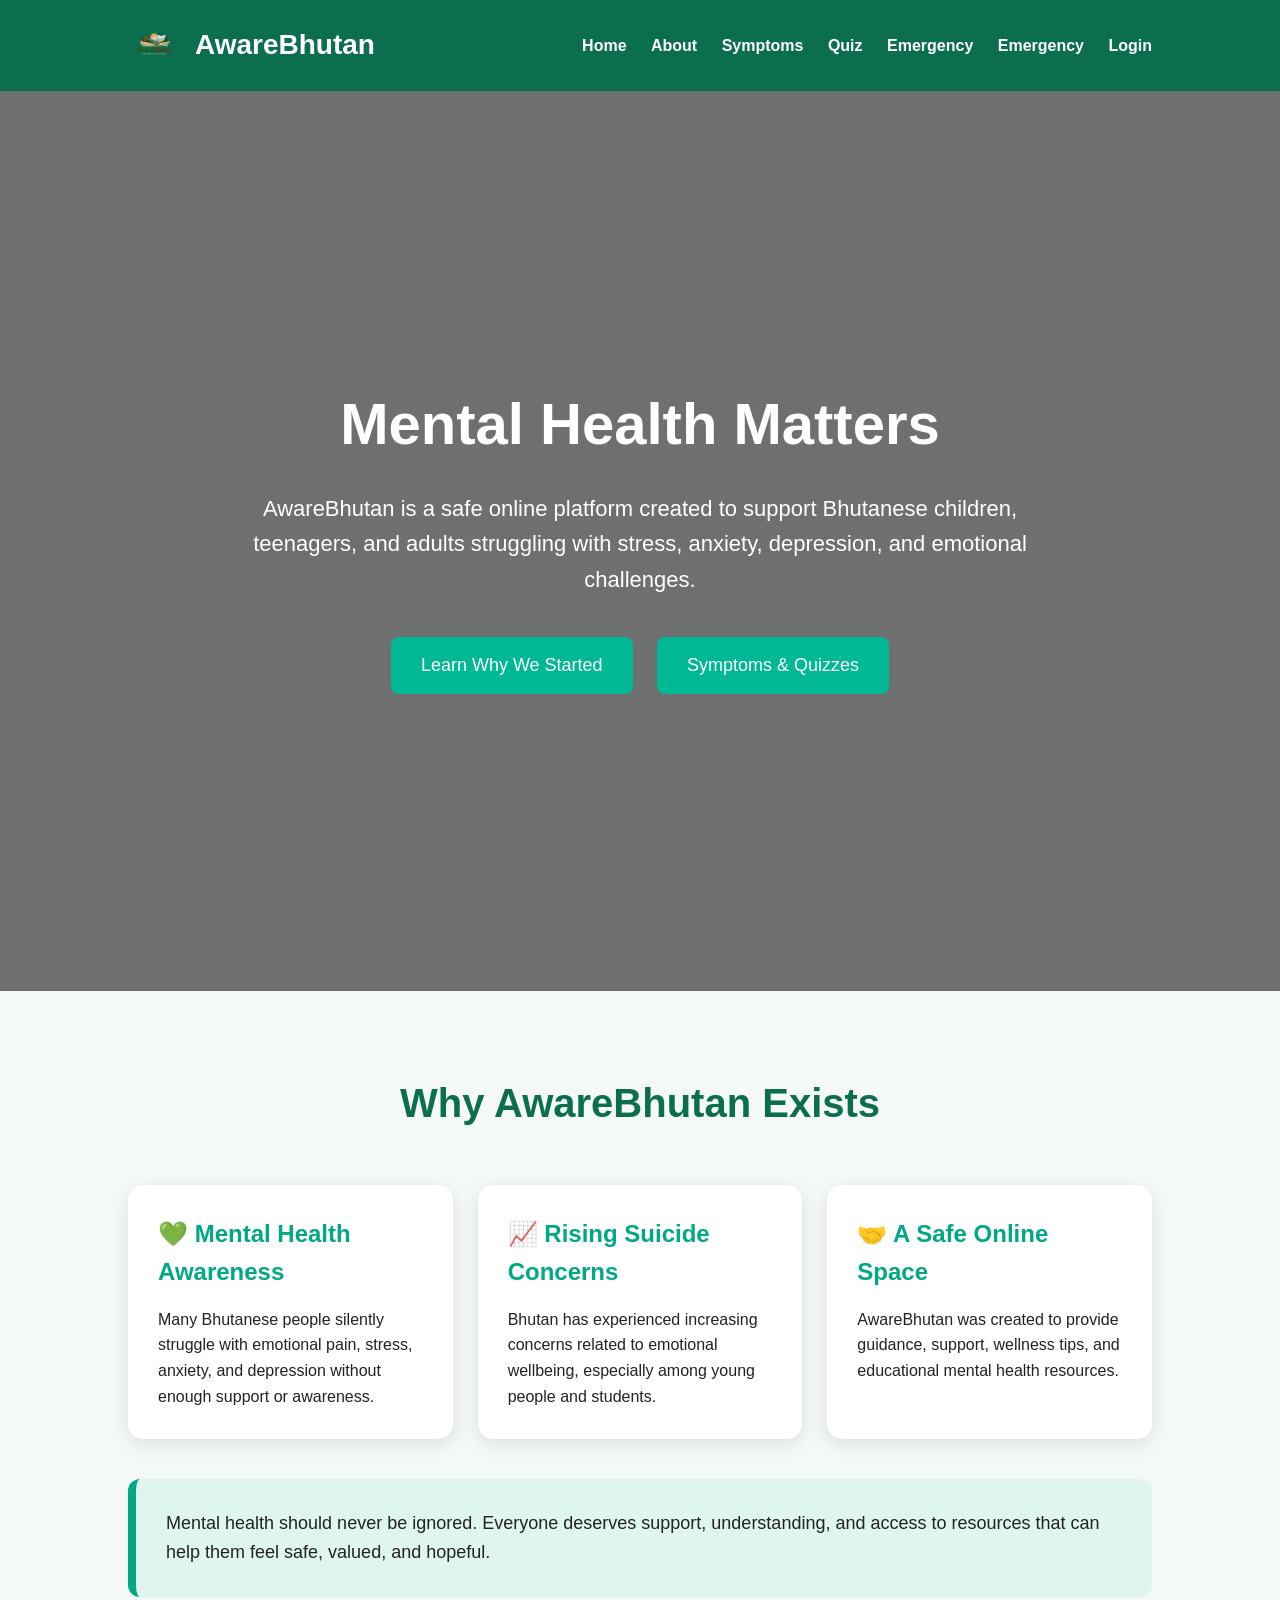
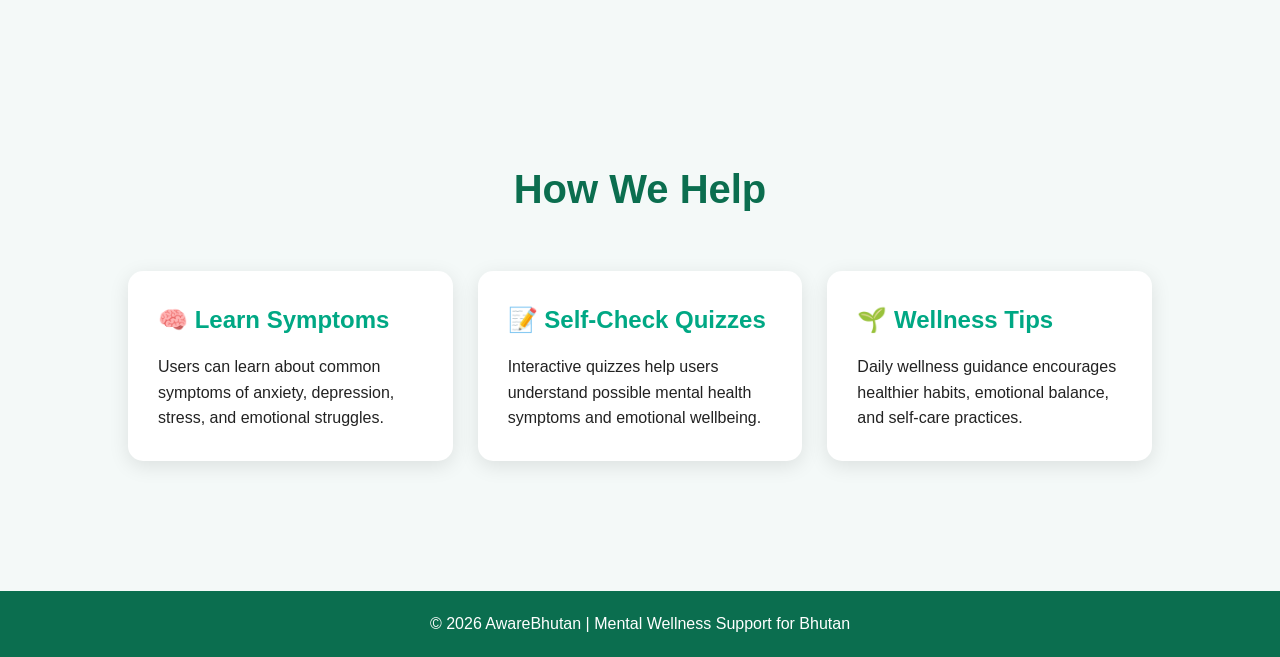
<file: index.html>
<!DOCTYPE html>
<html lang="en">

<head>

  <meta charset="UTF-8">

  <meta name="viewport"
        content="width=device-width, initial-scale=1.0">

  <title>AwareBhutan</title>

  <!-- FAVICON -->

  <link rel="shortcut icon"
        href="image/awarebhutan-logo.png"
        type="image/png">

  <style>

    *{
      margin:0;
      padding:0;
      box-sizing:border-box;
      font-family: Arial, sans-serif;
      scroll-behavior:smooth;
    }

    body{
      background:#f4f9f8;
      color:#222;
      line-height:1.6;
    }

    /* HEADER */

    header{
      background:#0b6e4f;
      color:white;
      padding:18px 10%;
      display:flex;
      justify-content:space-between;
      align-items:center;
      position:sticky;
      top:0;
      z-index:1000;
    }

    /* LOGO */

    .logo-container{
      display:flex;
      align-items:center;
      gap:12px;
    }

    .logo{
      width:55px;
      height:55px;
      border-radius:50%;
      object-fit:cover;
    }

    .logo-text{
      font-size:28px;
      font-weight:bold;
      color:white;
    }

    /* NAVIGATION */

    nav a{
      color:white;
      text-decoration:none;
      margin-left:20px;
      font-weight:bold;
      transition:0.3s;
    }

    nav a:hover{
      color:#90ffd9;
    }

    /* HERO SECTION */

    .hero{
      height:100vh;

      background:
      linear-gradient(rgba(0,0,0,0.55), rgba(0,0,0,0.55)),
      url('https://images.unsplash.com/photo-1493836512294-502baa1986e2?q=80&w=1400')
      center/cover;

      display:flex;
      justify-content:center;
      align-items:center;
      text-align:center;

      color:white;
      padding:20px;
    }

    .hero-content{
      max-width:850px;
    }

    .hero h1{
      font-size:58px;
      margin-bottom:20px;
    }

    .hero p{
      font-size:22px;
      margin-bottom:30px;
    }

    /* BUTTON */

    .btn{
      display:inline-block;
      background:#00b894;
      color:white;
      padding:14px 30px;
      border-radius:8px;
      text-decoration:none;
      margin:10px;
      font-size:18px;
      transition:0.3s;
    }

    .btn:hover{
      background:#019875;
      transform:scale(1.05);
    }

    /* SECTION */

    section{
      padding:80px 10%;
    }

    .section-title{
      text-align:center;
      font-size:40px;
      margin-bottom:50px;
      color:#0b6e4f;
    }

    /* CARDS */

    .cards{
      display:grid;
      grid-template-columns:repeat(auto-fit,minmax(260px,1fr));
      gap:25px;
    }

    .card{
      background:white;
      padding:30px;
      border-radius:15px;
      box-shadow:0 5px 20px rgba(0,0,0,0.1);
      transition:0.3s;
    }

    .card:hover{
      transform:translateY(-8px);
    }

    .card h3{
      color:#00a884;
      margin-bottom:15px;
      font-size:24px;
    }

    /* MESSAGE SECTION */

    .message{
      background:#dff6ef;
      border-left:8px solid #00a884;
      padding:30px;
      border-radius:12px;
      margin-top:40px;
      font-size:18px;
    }

    /* FOOTER */

    footer{
      background:#0b6e4f;
      color:white;
      text-align:center;
      padding:20px;
      margin-top:50px;
    }

    /* MOBILE */

    @media(max-width:768px){

      header{
        flex-direction:column;
        text-align:center;
      }

      nav{
        margin-top:10px;
      }

      .hero h1{
        font-size:40px;
      }

      .hero p{
        font-size:18px;
      }

      .logo{
        width:50px;
        height:50px;
      }

      .logo-text{
        font-size:22px;
      }
    }

  </style>

</head>

<body>

  <!-- HEADER -->

  <header>

    <div class="logo-container">

      <img src="image/awarebhutan-logo.png"
           alt="AwareBhutan Logo"
           class="logo">

      <span class="logo-text">

        AwareBhutan

      </span>

    </div>

    <nav>

      <a href="index.html">Home</a>

      <a href="about.html">About</a>

      <a href="symptoms.html">Symptoms</a>

      <a href="quiz.html">Quiz</a>

      <a href="emergancy.html">Emergency</a>

      <!-- REDIRECTED EMERGENCY PAGE -->

      <a href="emergancy.html">Emergency</a>

      <a href="login.html">Login</a>

    </nav>

  </header>

  <!-- HERO -->

  <section class="hero">

    <div class="hero-content">

      <h1>Mental Health Matters</h1>

      <p>
        AwareBhutan is a safe online platform created to support
        Bhutanese children, teenagers, and adults struggling with
        stress, anxiety, depression, and emotional challenges.
      </p>

      <a href="about.html"
         class="btn">

         Learn Why We Started

      </a>

      <a href="symptoms.html"
         class="btn">

         Symptoms & Quizzes

      </a>

    </div>

  </section>

  <!-- WHY SECTION -->

  <section>

    <h2 class="section-title">

      Why AwareBhutan Exists

    </h2>

    <div class="cards">

      <div class="card">

        <h3>💚 Mental Health Awareness</h3>

        <p>
          Many Bhutanese people silently struggle with emotional pain,
          stress, anxiety, and depression without enough support or awareness.
        </p>

      </div>

      <div class="card">

        <h3>📈 Rising Suicide Concerns</h3>

        <p>
          Bhutan has experienced increasing concerns related to emotional wellbeing,
          especially among young people and students.
        </p>

      </div>

      <div class="card">

        <h3>🤝 A Safe Online Space</h3>

        <p>
          AwareBhutan was created to provide guidance,
          support, wellness tips, and educational mental health resources.
        </p>

      </div>

    </div>

    <div class="message">

      Mental health should never be ignored.
      Everyone deserves support, understanding,
      and access to resources that can help them feel safe,
      valued, and hopeful.

    </div>

  </section>

  <!-- SUPPORT SECTION -->

  <section>

    <h2 class="section-title">

      How We Help

    </h2>

    <div class="cards">

      <div class="card">

        <h3>🧠 Learn Symptoms</h3>

        <p>
          Users can learn about common symptoms of anxiety,
          depression, stress, and emotional struggles.
        </p>

      </div>

      <div class="card">

        <h3>📝 Self-Check Quizzes</h3>

        <p>
          Interactive quizzes help users understand possible
          mental health symptoms and emotional wellbeing.
        </p>

      </div>

      <div class="card">

        <h3>🌱 Wellness Tips</h3>

        <p>
          Daily wellness guidance encourages healthier habits,
          emotional balance, and self-care practices.
        </p>

      </div>

    </div>

  </section>

  <!-- FOOTER -->

  <footer>

    <p>

      © 2026 AwareBhutan | Mental Wellness Support for Bhutan

    </p>

  </footer>

</body>

</html>
</file>
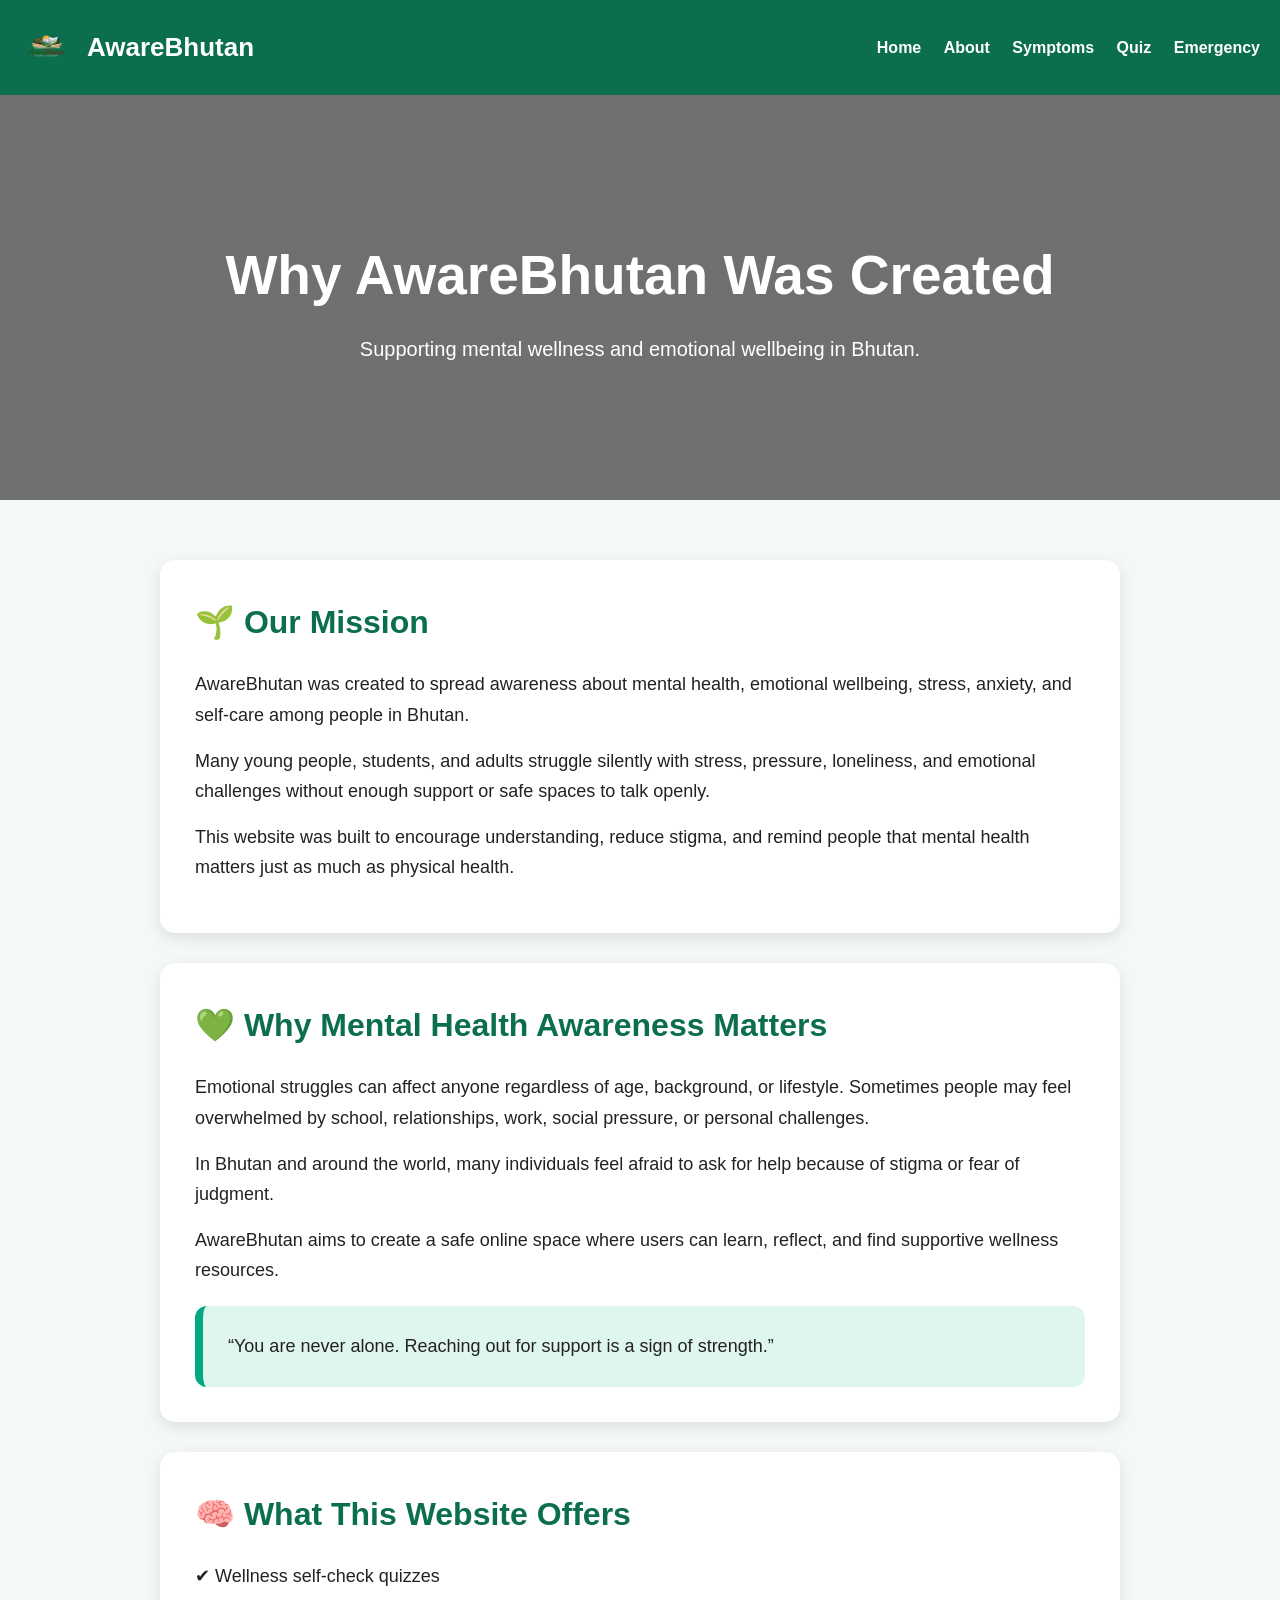
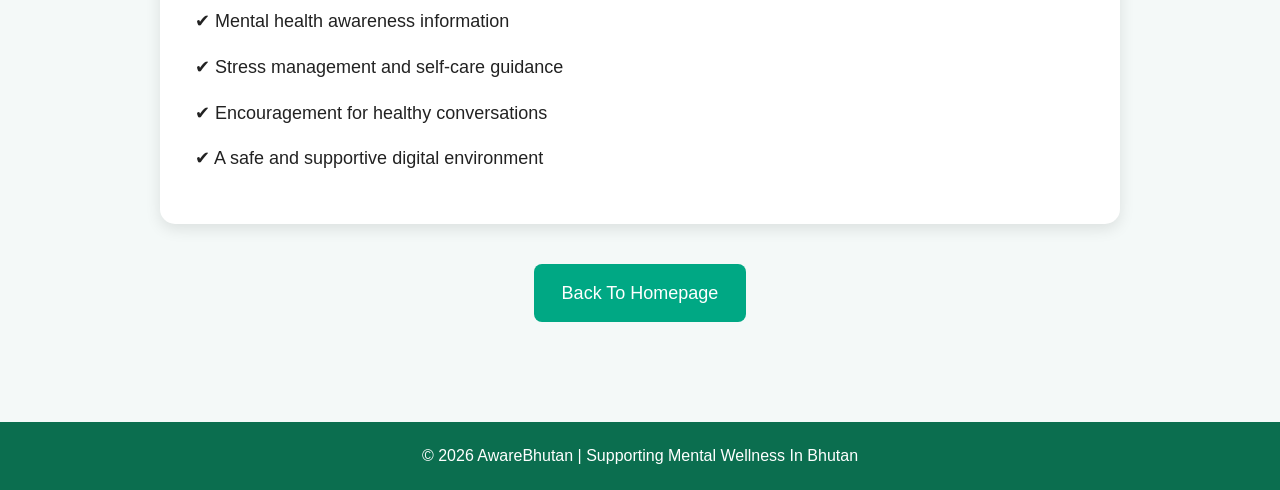
<file: about.html>
<!DOCTYPE html>
<html lang="en">

<head>

  <meta charset="UTF-8">

  <meta name="viewport"
        content="width=device-width, initial-scale=1.0">

  <title>About | AwareBhutan</title>

  <!-- FAVICON -->

  <link rel="shortcut icon"
        href="image/awarebhutan-logo.png"
        type="image/png">

  <style>

    *{
      margin:0;
      padding:0;
      box-sizing:border-box;
      font-family:Arial, sans-serif;
    }

    body{
      background:#f4f9f8;
      color:#222;
      line-height:1.7;
    }

    /* HEADER */

    header{
      background:#0b6e4f;
      color:white;

      padding:20px;

      display:flex;
      justify-content:space-between;
      align-items:center;
    }

    /* LOGO */

    .logo-container{
      display:flex;
      align-items:center;
      gap:12px;
    }

    .logo{
      width:55px;
      height:55px;
      border-radius:50%;
      object-fit:cover;
    }

    .logo-text{
      font-size:26px;
      font-weight:bold;
      color:white;
    }

    /* NAVIGATION */

    nav a{
      color:white;
      text-decoration:none;
      margin-left:18px;
      font-weight:bold;
      transition:0.3s;
    }

    nav a:hover{
      color:#90ffd9;
    }

    /* HERO */

    .hero{
      background:
      linear-gradient(rgba(0,0,0,0.55), rgba(0,0,0,0.55)),
      url('https://images.unsplash.com/photo-1506744038136-46273834b3fb?q=80&w=1400')
      center/cover;

      height:45vh;

      display:flex;
      justify-content:center;
      align-items:center;

      text-align:center;

      color:white;

      padding:20px;
    }

    .hero h1{
      font-size:55px;
      margin-bottom:10px;
    }

    .hero p{
      font-size:20px;
    }

    /* MAIN CONTENT */

    .container{
      max-width:1000px;
      margin:auto;
      padding:60px 20px;
    }

    .section{
      background:white;
      padding:35px;
      margin-bottom:30px;
      border-radius:15px;
      box-shadow:0 5px 15px rgba(0,0,0,0.1);
    }

    .section h2{
      color:#0b6e4f;
      margin-bottom:20px;
      font-size:32px;
    }

    .section p{
      margin-bottom:15px;
      font-size:18px;
    }

    /* MESSAGE BOX */

    .quote-box{
      background:#dff6ef;
      border-left:8px solid #00a884;
      padding:25px;
      border-radius:12px;
      margin-top:20px;
      font-size:18px;
    }

    /* BUTTON */

    .btn-area{
      text-align:center;
      margin-top:40px;
    }

    .btn{
      display:inline-block;
      background:#00a884;
      color:white;
      text-decoration:none;

      padding:14px 28px;

      border-radius:8px;

      font-size:18px;

      transition:0.3s;
    }

    .btn:hover{
      background:#008f72;
      transform:scale(1.05);
    }

    /* FOOTER */

    footer{
      background:#0b6e4f;
      color:white;
      text-align:center;
      padding:20px;
      margin-top:40px;
    }

    /* MOBILE */

    @media(max-width:768px){

      header{
        flex-direction:column;
        text-align:center;
      }

      nav{
        margin-top:10px;
      }

      .hero h1{
        font-size:38px;
      }

      .hero p{
        font-size:18px;
      }

      .section h2{
        font-size:26px;
      }
    }

  </style>

</head>

<body>

  <!-- HEADER -->

  <header>

    <div class="logo-container">

      <img src="image/awarebhutan-logo.png"
           alt="AwareBhutan Logo"
           class="logo">

      <span class="logo-text">

        AwareBhutan

      </span>

    </div>

    <nav>

     <a href="index.html">Home</a>

      <a href="about.html">About</a>

      <a href="symptoms.html">Symptoms</a>

      <a href="quiz.html">Quiz</a>

      <a href="emergancy.html">Emergency</a>

    </nav>

  </header>

  <!-- HERO -->

  <section class="hero">

    <div>

      <h1>Why AwareBhutan Was Created</h1>

      <p>
        Supporting mental wellness and emotional wellbeing in Bhutan.
      </p>

    </div>

  </section>

  <!-- MAIN CONTENT -->

  <div class="container">

    <!-- SECTION 1 -->

    <div class="section">

      <h2>🌱 Our Mission</h2>

      <p>

        AwareBhutan was created to spread awareness about mental health,
        emotional wellbeing, stress, anxiety, and self-care among people in Bhutan.

      </p>

      <p>

        Many young people, students, and adults struggle silently with stress,
        pressure, loneliness, and emotional challenges without enough support
        or safe spaces to talk openly.

      </p>

      <p>

        This website was built to encourage understanding, reduce stigma,
        and remind people that mental health matters just as much as physical health.

      </p>

    </div>

    <!-- SECTION 2 -->

    <div class="section">

      <h2>💚 Why Mental Health Awareness Matters</h2>

      <p>

        Emotional struggles can affect anyone regardless of age, background,
        or lifestyle. Sometimes people may feel overwhelmed by school,
        relationships, work, social pressure, or personal challenges.

      </p>

      <p>

        In Bhutan and around the world, many individuals feel afraid to ask for help
        because of stigma or fear of judgment.

      </p>

      <p>

        AwareBhutan aims to create a safe online space where users can learn,
        reflect, and find supportive wellness resources.

      </p>

      <div class="quote-box">

        “You are never alone. Reaching out for support is a sign of strength.”

      </div>

    </div>

    <!-- SECTION 3 -->

    <div class="section">

      <h2>🧠 What This Website Offers</h2>

      <p>

        ✔ Wellness self-check quizzes

      </p>

      <p>

        ✔ Mental health awareness information

      </p>

      <p>

        ✔ Stress management and self-care guidance

      </p>

      <p>

        ✔ Encouragement for healthy conversations

      </p>

      <p>

        ✔ A safe and supportive digital environment

      </p>

    </div>

    <!-- BUTTON -->

    <div class="btn-area">

      <a href="index.html" class="btn">

        Back To Homepage

      </a>

    </div>

  </div>

  <!-- FOOTER -->

  <footer>

    <p>

      © 2026 AwareBhutan | Supporting Mental Wellness In Bhutan

    </p>

  </footer>

</body>

</html>
</file>
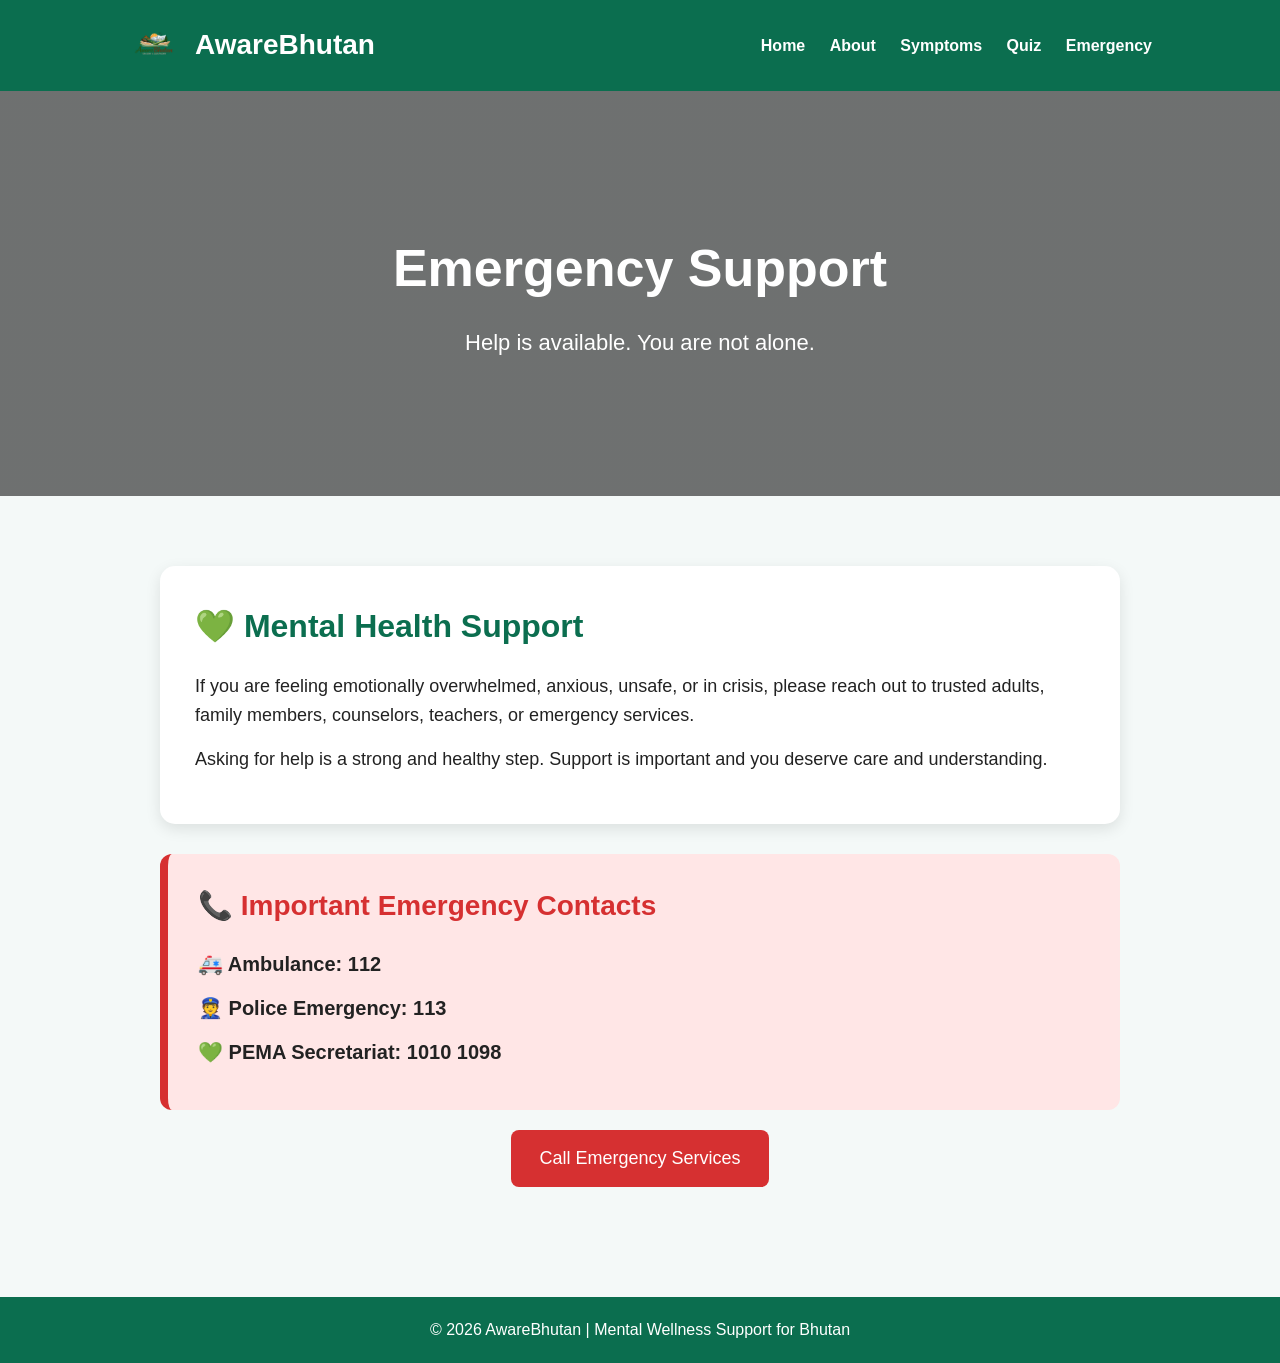
<file: emergancy.html>
<!DOCTYPE html>
<html lang="en">

<head>

  <meta charset="UTF-8">

  <meta name="viewport"
        content="width=device-width, initial-scale=1.0">

  <title>Emergency Support | AwareBhutan</title>

  <!-- FAVICON -->

  <link rel="shortcut icon"
        href="image/awarebhutan-logo.png"
        type="image/png">

  <style>

    *{
      margin:0;
      padding:0;
      box-sizing:border-box;
      font-family:Arial, sans-serif;
    }

    body{
      background:#f4f9f8;
      color:#222;
      line-height:1.6;
    }

    /* HEADER */

    header{
      background:#0b6e4f;
      color:white;

      padding:18px 10%;

      display:flex;
      justify-content:space-between;
      align-items:center;
    }

    /* LOGO */

    .logo-container{
      display:flex;
      align-items:center;
      gap:12px;
    }

    .logo{
      width:55px;
      height:55px;
      border-radius:50%;
      object-fit:cover;
    }

    .logo-text{
      font-size:28px;
      font-weight:bold;
      color:white;
    }

    /* NAVIGATION */

    nav a{
      color:white;
      text-decoration:none;
      margin-left:20px;
      font-weight:bold;
      transition:0.3s;
    }

    nav a:hover{
      color:#90ffd9;
    }

    /* HERO */

    .hero{
      height:45vh;

      background:
      linear-gradient(rgba(0,0,0,0.55), rgba(0,0,0,0.55)),
      url('https://images.unsplash.com/photo-1516302752625-fcc3c50ae61f?q=80&w=1400')
      center/cover;

      display:flex;
      justify-content:center;
      align-items:center;

      text-align:center;

      color:white;

      padding:20px;
    }

    .hero h1{
      font-size:52px;
      margin-bottom:15px;
    }

    .hero p{
      font-size:22px;
    }

    /* MAIN */

    .container{
      max-width:1000px;
      margin:auto;
      padding:70px 20px;
    }

    /* BOX */

    .support-box{
      background:white;

      padding:35px;

      border-radius:15px;

      box-shadow:0 5px 15px rgba(0,0,0,0.1);

      margin-bottom:30px;
    }

    .support-box h2{
      color:#0b6e4f;
      margin-bottom:20px;
      font-size:32px;
    }

    .support-box p{
      font-size:18px;
      margin-bottom:15px;
    }

    /* EMERGENCY NUMBERS */

    .numbers{
      background:#ffe6e6;

      padding:30px;

      border-left:8px solid #d63031;

      border-radius:12px;

      margin-top:20px;
    }

    .numbers h3{
      color:#d63031;
      margin-bottom:20px;
      font-size:28px;
    }

    .numbers p{
      font-size:20px;
      font-weight:bold;
      margin-bottom:12px;
    }

    /* BUTTON */

    .btn{
      display:inline-block;

      background:#d63031;

      color:white;

      padding:14px 28px;

      border-radius:8px;

      text-decoration:none;

      margin-top:20px;

      font-size:18px;

      transition:0.3s;
    }

    .btn:hover{
      background:#b71c1c;
      transform:scale(1.05);
    }

    /* FOOTER */

    footer{
      background:#0b6e4f;
      color:white;
      text-align:center;
      padding:20px;
      margin-top:40px;
    }

    /* MOBILE */

    @media(max-width:768px){

      header{
        flex-direction:column;
        text-align:center;
      }

      nav{
        margin-top:10px;
      }

      .hero h1{
        font-size:38px;
      }

      .hero p{
        font-size:18px;
      }

      .logo{
        width:50px;
        height:50px;
      }

      .logo-text{
        font-size:22px;
      }
    }

  </style>

</head>

<body>

  <!-- HEADER -->

  <header>

    <div class="logo-container">

      <img src="image/awarebhutan-logo.png"
           alt="AwareBhutan Logo"
           class="logo">

      <span class="logo-text">

        AwareBhutan

      </span>

    </div>

    <nav>

      <a href="index.html">Home</a>

      <a href="about.html">About</a>

      <a href="symptoms.html">Symptoms</a>

      <a href="quiz.html">Quiz</a>

      <a href="emergancy.html">Emergency</a>

    </nav>

  </header>

  <!-- HERO -->

  <section class="hero">

    <div>

      <h1>Emergency Support</h1>

      <p>

        Help is available. You are not alone.

      </p>

    </div>

  </section>

  <!-- MAIN CONTENT -->

  <div class="container">

    <!-- SUPPORT BOX -->

    <div class="support-box">

      <h2>💚 Mental Health Support</h2>

      <p>

        If you are feeling emotionally overwhelmed,
        anxious, unsafe, or in crisis,
        please reach out to trusted adults,
        family members, counselors,
        teachers, or emergency services.

      </p>

      <p>

        Asking for help is a strong and healthy step.
        Support is important and you deserve care and understanding.

      </p>

    </div>

    <!-- EMERGENCY NUMBERS -->

    <div class="numbers">

      <h3>📞 Important Emergency Contacts</h3>

      <p>🚑 Ambulance: 112</p>

      <p>👮 Police Emergency: 113</p>

      <p>💚 PEMA Secretariat: 1010 1098</p>

    </div>

    <!-- BUTTON -->

    <div style="text-align:center;">

      <a href="tel:112"
         class="btn">

         Call Emergency Services

      </a>

    </div>

  </div>

  <!-- FOOTER -->

  <footer>

    <p>

      © 2026 AwareBhutan | Mental Wellness Support for Bhutan

    </p>

  </footer>

</body>

</html>
</file>
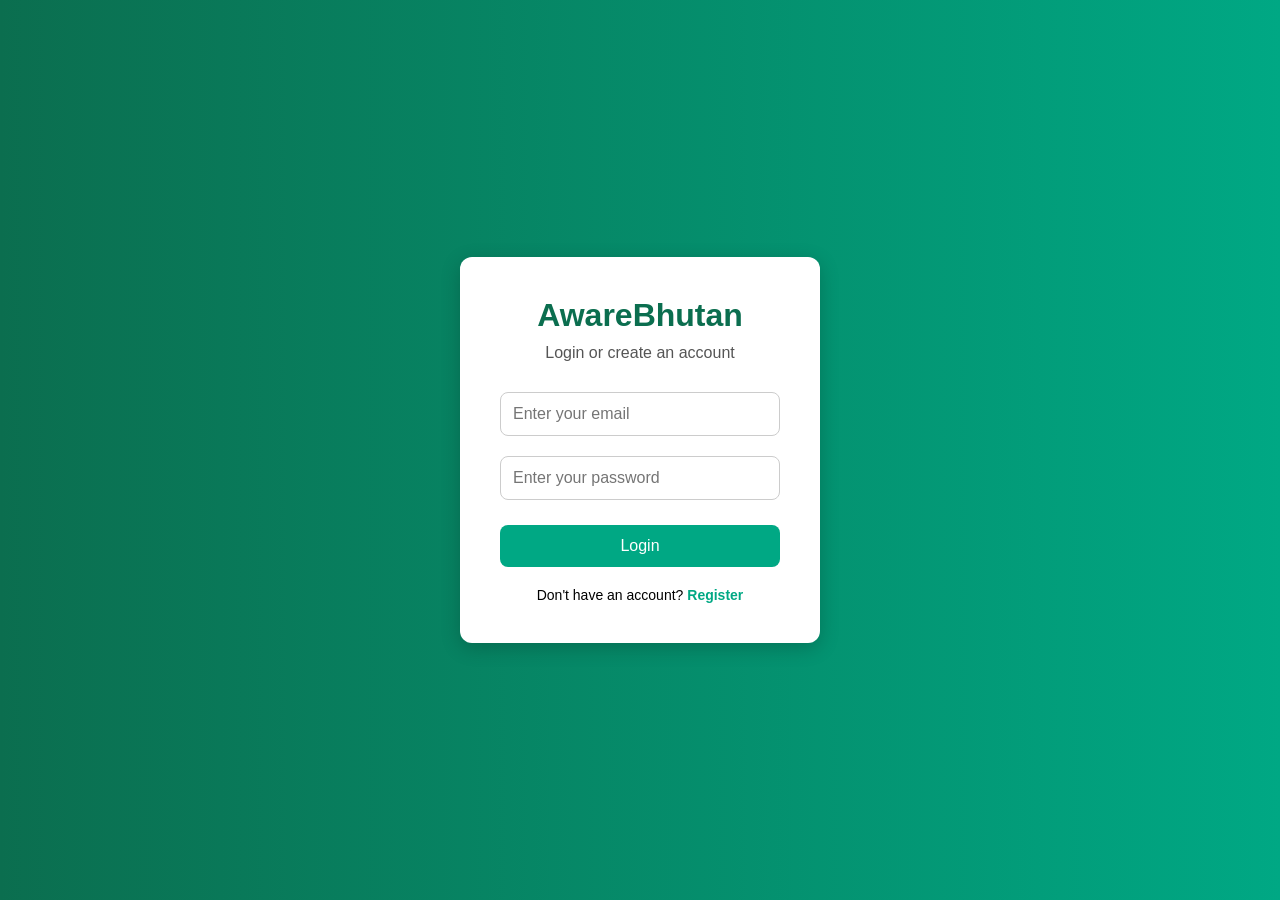
<file: login.html>
<!DOCTYPE html>
<html lang="en">
<head>
  <meta charset="UTF-8">
  <meta name="viewport" content="width=device-width, initial-scale=1.0">
  <title>AwareBhutan Login</title>

  <style>
    *{
      margin:0;
      padding:0;
      box-sizing:border-box;
      font-family: Arial, sans-serif;
    }

    body{
      height:100vh;
      display:flex;
      justify-content:center;
      align-items:center;
      background:linear-gradient(to right, #0b6e4f, #00a884);
    }

    .container{
      background:white;
      padding:40px;
      width:360px;
      border-radius:12px;
      box-shadow:0 5px 20px rgba(0,0,0,0.2);
      text-align:center;
    }

    h1{
      color:#0b6e4f;
      margin-bottom:10px;
    }

    p{
      color:#555;
      margin-bottom:20px;
    }

    input{
      width:100%;
      padding:12px;
      margin:10px 0;
      border:1px solid #ccc;
      border-radius:8px;
      font-size:16px;
    }

    button{
      width:100%;
      padding:12px;
      margin-top:15px;
      background:#00a884;
      color:white;
      border:none;
      border-radius:8px;
      font-size:16px;
      cursor:pointer;
      transition:0.3s;
    }

    button:hover{
      background:#008f72;
    }

    .register{
      margin-top:20px;
      font-size:14px;
    }

    .register a{
      color:#00a884;
      text-decoration:none;
      font-weight:bold;
    }

    .register a:hover{
      text-decoration:underline;
    }
  </style>
</head>

<body>

  <div class="container">

    <h1>AwareBhutan</h1>
    <p>Login or create an account</p>

    <form id="loginForm">
      <input type="email" id="email" placeholder="Enter your email" required>

      <input type="password" id="password" placeholder="Enter your password" required>

      <button type="submit">Login</button>
    </form>

    <div class="register">
      Don't have an account?
      <a href="#" onclick="registerUser()">Register</a>
    </div>

  </div>

  <script>
    // LOGIN FUNCTION
    document.getElementById("loginForm").addEventListener("submit", function(event){
      event.preventDefault();

      let email = document.getElementById("email").value;
      let password = document.getElementById("password").value;

      // Check if account exists
      let savedEmail = localStorage.getItem("userEmail");
      let savedPassword = localStorage.getItem("userPassword");

      if(email === savedEmail && password === savedPassword){
        alert("Login successful! Welcome to AwareBhutan.");
        
        // Redirect to homepage
        window.location.href = "index.html";

      } else {
        alert("You have not registered yet. Please create an account first.");
      }
    });

    // REGISTER FUNCTION
    function registerUser(){

      let newEmail = prompt("Enter your email to register:");
      let newPassword = prompt("Create a password:");

      if(newEmail && newPassword){

        // Save account in browser
        localStorage.setItem("userEmail", newEmail);
        localStorage.setItem("userPassword", newPassword);

        alert("Account created successfully! You can now login.");
      }
      else{
        alert("Registration cancelled.");
      }
    }
  </script>

</body>
</html>
</file>
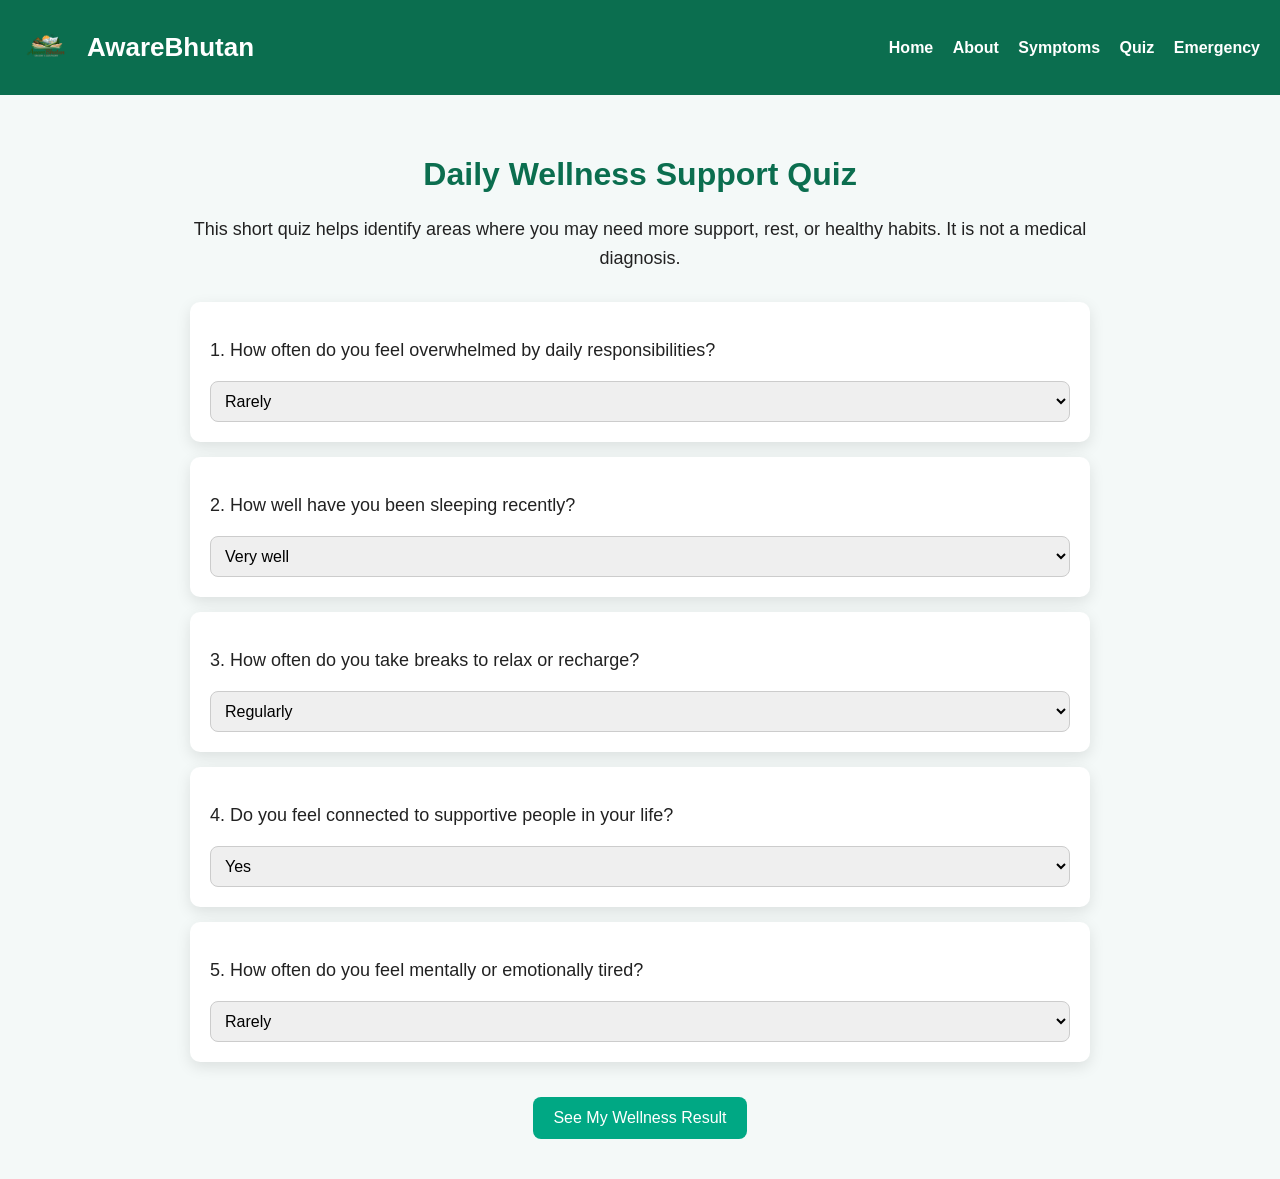
<file: quiz.html>
<!DOCTYPE html>
<html lang="en">

<head>

  <meta charset="UTF-8" />

  <meta name="viewport"
        content="width=device-width, initial-scale=1.0"/>

  <title>Wellness Support Quiz | AwareBhutan</title>

  <!-- TAB ICON -->

  <link rel="shortcut icon"
      href="image/awarebhutan-logo.png"
      type="image/png">

  <style>

    body{
      font-family:Arial, sans-serif;
      margin:0;
      background:#f4f9f8;
      color:#222;
    }

    /* HEADER */

    header{
      background:#0b6e4f;
      color:white;

      padding:20px;

      display:flex;
      justify-content:space-between;
      align-items:center;
    }

    /* LOGO */

    .logo-container{
      display:flex;
      align-items:center;
      gap:12px;
    }

    .logo{
      width:55px;
      height:55px;
      border-radius:50%;
      object-fit:cover;
    }

    .logo-text{
      font-size:26px;
      font-weight:bold;
      color:white;
    }

    /* NAVIGATION */

    header a{
      color:white;
      text-decoration:none;
      margin-left:15px;
      font-weight:bold;
    }

    header a:hover{
      color:#90ffd9;
    }

    /* MAIN CONTAINER */

    .container{
      max-width:900px;
      margin:auto;
      padding:40px 20px;
    }

    h1{
      text-align:center;
      color:#0b6e4f;
    }

    .intro{
      text-align:center;
      margin-bottom:30px;
      line-height:1.6;
      font-size:18px;
    }

    /* QUESTION BOX */

    .question-box{
      background:white;

      padding:20px;

      margin:15px 0;

      border-radius:10px;

      box-shadow:0 5px 15px rgba(0,0,0,0.1);
    }

    .question-box p{
      font-size:18px;
      margin-bottom:10px;
    }

    select{
      padding:10px;
      width:100%;
      margin-top:10px;
      border-radius:8px;
      border:1px solid #ccc;
      font-size:16px;
    }

    /* BUTTON */

    button{
      padding:12px 20px;

      background:#00a884;

      color:white;

      border:none;

      border-radius:8px;

      cursor:pointer;

      font-size:16px;

      margin-top:20px;
    }

    button:hover{
      background:#008f72;
    }

    /* MOBILE */

    @media(max-width:768px){

      header{
        flex-direction:column;
        text-align:center;
      }

      nav{
        margin-top:10px;
      }

      .logo{
        width:50px;
        height:50px;
      }

      .logo-text{
        font-size:22px;
      }
    }

  </style>

</head>

<body>

  <!-- HEADER -->

  <header>

    <div class="logo-container">

      <img src="image/awarebhutan-logo.png"
           alt="AwareBhutan Logo"
           class="logo">

      <span class="logo-text">

        AwareBhutan

      </span>

    </div>

    <nav>

      <a href="index.html">Home</a>

      <a href="about.html">About</a>

      <a href="symptoms.html">Symptoms</a>

      <a href="quiz.html">Quiz</a>

      <a href="emergancy.html">Emergency</a>

    </nav>

  </header>

  <!-- MAIN CONTENT -->

  <div class="container">

    <h1>Daily Wellness Support Quiz</h1>

    <p class="intro">

      This short quiz helps identify areas where you may need more support,
      rest, or healthy habits. It is not a medical diagnosis.

    </p>

    <!-- QUESTION 1 -->

    <div class="question-box">

      <p>
        1. How often do you feel overwhelmed by daily responsibilities?
      </p>

      <select id="q1">

        <option value="0">Rarely</option>

        <option value="1">Sometimes</option>

        <option value="2">Often</option>

      </select>

    </div>

    <!-- QUESTION 2 -->

    <div class="question-box">

      <p>
        2. How well have you been sleeping recently?
      </p>

      <select id="q2">

        <option value="0">Very well</option>

        <option value="1">Okay</option>

        <option value="2">Poorly</option>

      </select>

    </div>

    <!-- QUESTION 3 -->

    <div class="question-box">

      <p>
        3. How often do you take breaks to relax or recharge?
      </p>

      <select id="q3">

        <option value="0">Regularly</option>

        <option value="1">Sometimes</option>

        <option value="2">Rarely</option>

      </select>

    </div>

    <!-- QUESTION 4 -->

    <div class="question-box">

      <p>
        4. Do you feel connected to supportive people in your life?
      </p>

      <select id="q4">

        <option value="0">Yes</option>

        <option value="1">A little</option>

        <option value="2">Not really</option>

      </select>

    </div>

    <!-- QUESTION 5 -->

    <div class="question-box">

      <p>
        5. How often do you feel mentally or emotionally tired?
      </p>

      <select id="q5">

        <option value="0">Rarely</option>

        <option value="1">Sometimes</option>

        <option value="2">Often</option>

      </select>

    </div>

    <!-- BUTTON -->

    <div style="text-align:center;">

      <button onclick="checkResult()">

        See My Wellness Result

      </button>

    </div>

  </div>

  <!-- JAVASCRIPT -->

  <script>

    function checkResult(){

      let score =

        Number(document.getElementById("q1").value) +

        Number(document.getElementById("q2").value) +

        Number(document.getElementById("q3").value) +

        Number(document.getElementById("q4").value) +

        Number(document.getElementById("q5").value);

      // SAVE SCORE

      localStorage.setItem("quizScore", score);

      // REDIRECT TO RESULTS PAGE

      window.location.href = "results.html";
    }

  </script>

</body>

</html>
</file>
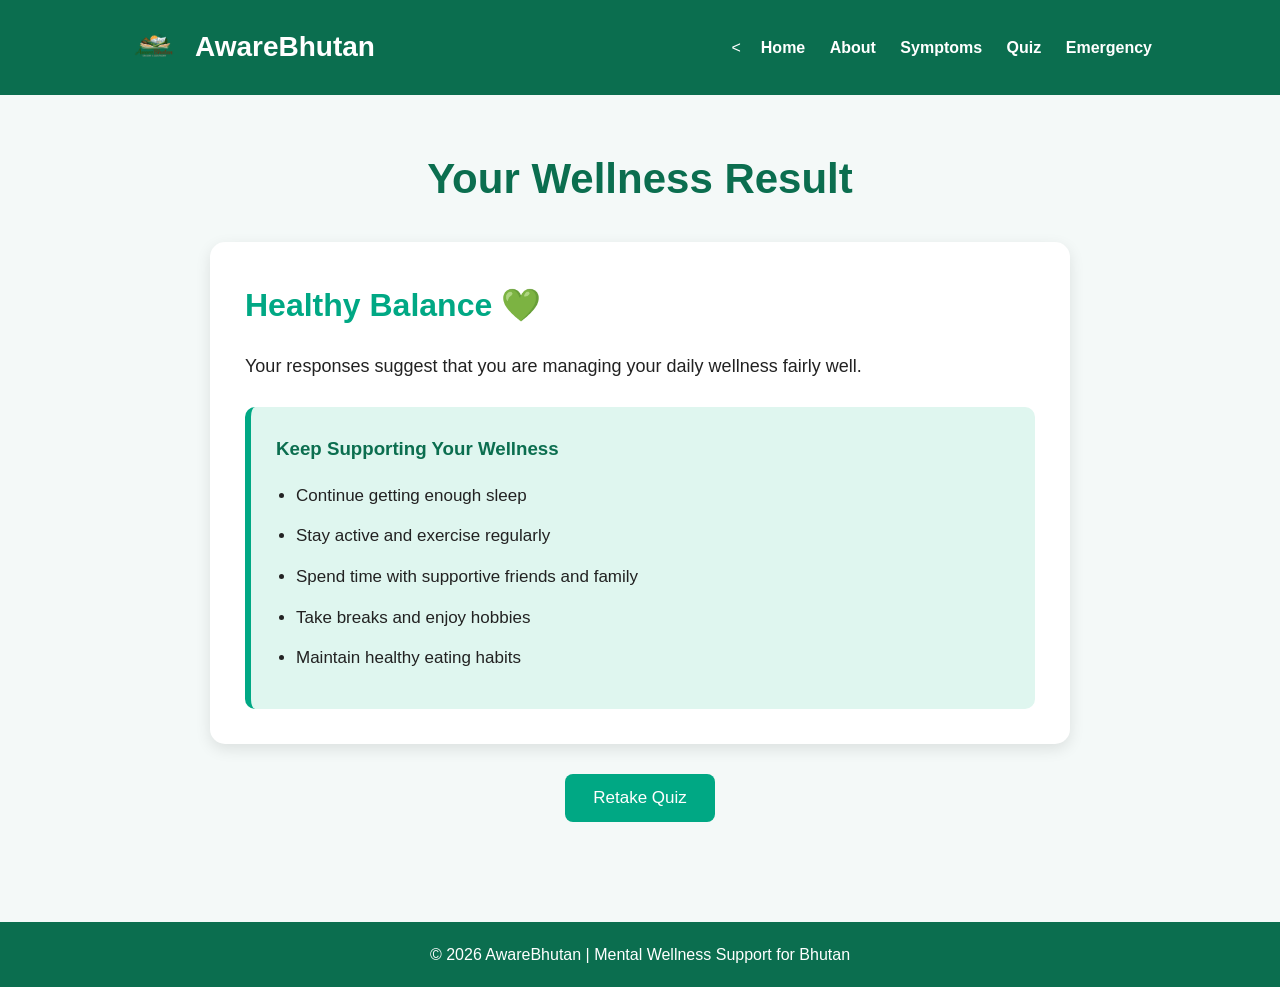
<file: results.html>
<!DOCTYPE html>
<html lang="en">

<head>

  <meta charset="UTF-8">

  <meta name="viewport"
        content="width=device-width, initial-scale=1.0">

  <title>Wellness Results | AwareBhutan</title>

  <!-- FAVICON -->

  <link rel="shortcut icon"
        href="image/awarebhutan-logo.png"
        type="image/png">

  <style>

    *{
      margin:0;
      padding:0;
      box-sizing:border-box;
      font-family:Arial, sans-serif;
    }

    body{
      background:#f4f9f8;
      color:#222;
      line-height:1.6;
    }

    /* HEADER */

    header{
      background:#0b6e4f;
      color:white;

      padding:20px 10%;

      display:flex;
      justify-content:space-between;
      align-items:center;
    }

    /* LOGO */

    .logo-container{
      display:flex;
      align-items:center;
      gap:12px;
    }

    .logo{
      width:55px;
      height:55px;
      border-radius:50%;
      object-fit:cover;
    }

    .logo-text{
      font-size:28px;
      font-weight:bold;
      color:white;
    }

    /* NAVIGATION */

    nav a{
      color:white;
      text-decoration:none;
      margin-left:20px;
      font-weight:bold;
      transition:0.3s;
    }

    nav a:hover{
      color:#90ffd9;
    }

    /* MAIN */

    .container{
      max-width:900px;
      margin:auto;
      padding:50px 20px;
    }

    h1{
      text-align:center;
      color:#0b6e4f;
      margin-bottom:30px;
      font-size:42px;
    }

    /* RESULT BOX */

    .result-box{
      background:white;

      padding:35px;

      border-radius:15px;

      box-shadow:0 5px 15px rgba(0,0,0,0.1);

      line-height:1.8;
    }

    .result-box h2{
      color:#00a884;
      margin-bottom:15px;
      font-size:32px;
    }

    .result-box p{
      font-size:18px;
      margin-bottom:15px;
    }

    ul{
      margin-top:10px;
      padding-left:20px;
    }

    li{
      margin-bottom:10px;
      font-size:17px;
    }

    /* TIP BOX */

    .tip-box{
      background:#dff6ef;

      padding:25px;

      border-left:6px solid #00a884;

      border-radius:10px;

      margin-top:25px;
    }

    .tip-box h3{
      margin-bottom:15px;
      color:#0b6e4f;
    }

    /* BUTTON */

    .center{
      text-align:center;
    }

    button{
      padding:14px 28px;

      background:#00a884;

      color:white;

      border:none;

      border-radius:8px;

      cursor:pointer;

      font-size:17px;

      margin-top:30px;

      transition:0.3s;
    }

    button:hover{
      background:#008f72;
      transform:scale(1.05);
    }

    /* FOOTER */

    footer{
      background:#0b6e4f;
      color:white;
      text-align:center;
      padding:20px;
      margin-top:50px;
    }

    /* MOBILE */

    @media(max-width:768px){

      header{
        flex-direction:column;
        text-align:center;
      }

      nav{
        margin-top:10px;
      }

      h1{
        font-size:32px;
      }

      .logo{
        width:50px;
        height:50px;
      }

      .logo-text{
        font-size:22px;
      }
    }

  </style>

</head>

<body>

  <!-- HEADER -->

  <header>

    <div class="logo-container">

      <img src="image/awarebhutan-logo.png"
           alt="AwareBhutan Logo"
           class="logo">

      <span class="logo-text">

        AwareBhutan

      </span>

    </div>

    <nav>

      <<a href="index.html">Home</a>

      <a href="about.html">About</a>

      <a href="symptoms.html">Symptoms</a>

      <a href="quiz.html">Quiz</a>

      <a href="emergancy.html">Emergency</a>
    </nav>

  </header>

  <!-- MAIN CONTENT -->

  <div class="container">

    <h1>Your Wellness Result</h1>

    <div class="result-box"
         id="resultBox">

    </div>

    <div class="center">

      <button onclick="goBack()">

        Retake Quiz

      </button>

    </div>

  </div>

  <!-- FOOTER -->

  <footer>

    <p>

      © 2026 AwareBhutan | Mental Wellness Support for Bhutan

    </p>

  </footer>

  <!-- JAVASCRIPT -->

  <script>

    let score = Number(localStorage.getItem("quizScore"));

    let resultBox = document.getElementById("resultBox");

    // LOW SCORE

    if(score <= 3){

      resultBox.innerHTML = `

        <h2>Healthy Balance 💚</h2>

        <p>

          Your responses suggest that you are managing your daily wellness fairly well.

        </p>

        <div class="tip-box">

          <h3>Keep Supporting Your Wellness</h3>

          <ul>

            <li>Continue getting enough sleep</li>

            <li>Stay active and exercise regularly</li>

            <li>Spend time with supportive friends and family</li>

            <li>Take breaks and enjoy hobbies</li>

            <li>Maintain healthy eating habits</li>

          </ul>

        </div>

      `;
    }

    // MODERATE SCORE

    else if(score <= 7){

      resultBox.innerHTML = `

        <h2>Moderate Stress ⚠️</h2>

        <p>

          You may be experiencing some stress or emotional exhaustion from daily life.

        </p>

        <div class="tip-box">

          <h3>Helpful Ways to Recharge</h3>

          <ul>

            <li>Take short breaks during busy days</li>

            <li>Practice deep breathing or mindfulness</li>

            <li>Talk with someone you trust</li>

            <li>Reduce screen time before sleeping</li>

            <li>Spend time outdoors or in nature</li>

            <li>Listen to calming music or journal your thoughts</li>

          </ul>

        </div>

      `;
    }

    // HIGH SCORE

    else{

      resultBox.innerHTML = `

        <h2>High Stress Level 🔴</h2>

        <p>

          Your responses suggest that you may need extra emotional support and rest.

        </p>

        <div class="tip-box">

          <h3>Important Wellness Steps</h3>

          <ul>

            <li>Talk to a trusted adult, friend, or counselor</li>

            <li>Focus on proper sleep and hydration</li>

            <li>Try relaxation exercises daily</li>

            <li>Do not isolate yourself from supportive people</li>

            <li>Break large tasks into smaller steps</li>

            <li>Seek professional help if stress continues for a long time</li>

          </ul>

          <p>

            Remember: taking care of your mental wellness is important and asking for support is a healthy step.

          </p>

        </div>

      `;
    }

    // RETAKE BUTTON

    function goBack(){

      window.location.href = "quiz.html";
    }

  </script>

</body>

</html>
</file>
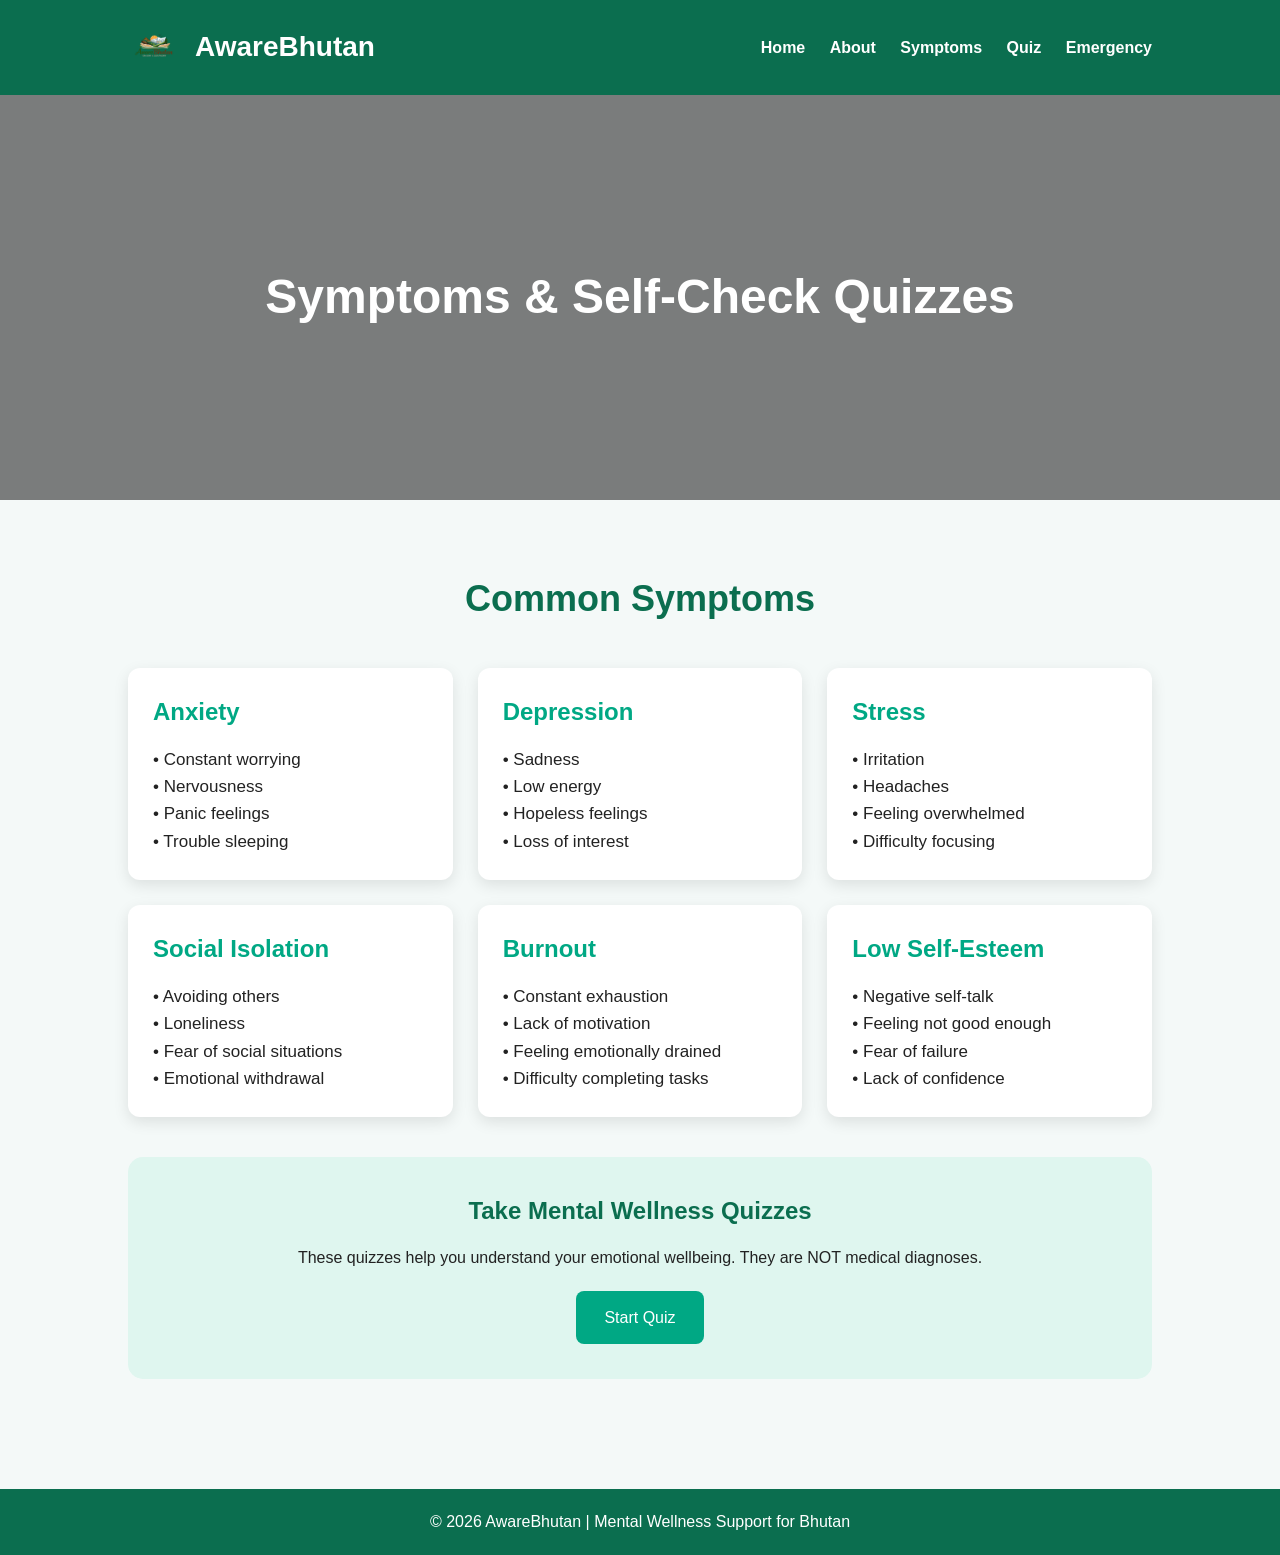
<file: symptoms.html>
<!DOCTYPE html>
<html lang="en">

<head>

  <meta charset="UTF-8">

  <meta name="viewport"
        content="width=device-width, initial-scale=1.0">

  <title>Symptoms & Quizzes | AwareBhutan</title>

  <!-- FAVICON -->

  <link rel="shortcut icon"
        href="image/awarebhutan-logo.png"
        type="image/png">

  <style>

    *{
      margin:0;
      padding:0;
      box-sizing:border-box;
      font-family:Arial, sans-serif;
    }

    body{
      background:#f4f9f8;
      color:#222;
      line-height:1.6;
    }

    /* HEADER */

    header{
      background:#0b6e4f;
      color:white;

      padding:20px 10%;

      display:flex;
      justify-content:space-between;
      align-items:center;
    }

    /* LOGO */

    .logo-container{
      display:flex;
      align-items:center;
      gap:12px;
    }

    .logo{
      width:55px;
      height:55px;
      border-radius:50%;
      object-fit:cover;
    }

    .logo-text{
      font-size:28px;
      font-weight:bold;
      color:white;
    }

    /* NAVIGATION */

    nav a{
      color:white;
      text-decoration:none;
      margin-left:20px;
      font-weight:bold;
      transition:0.3s;
    }

    nav a:hover{
      color:#90ffd9;
    }

    /* HERO */

    .hero{
      height:45vh;

      background:
      linear-gradient(rgba(0,0,0,0.5), rgba(0,0,0,0.5)),
      url('https://images.unsplash.com/photo-1493836512294-502baa1986e2?q=80&w=1200')
      center/cover;

      display:flex;
      justify-content:center;
      align-items:center;
      text-align:center;

      color:white;
    }

    .hero h2{
      font-size:48px;
    }

    /* SECTION */

    section{
      padding:70px 10%;
    }

    .section-title{
      text-align:center;
      margin-bottom:40px;
      color:#0b6e4f;
      font-size:36px;
    }

    /* CARDS */

    .cards{
      display:grid;
      grid-template-columns:repeat(auto-fit,minmax(250px,1fr));
      gap:25px;
    }

    .card{
      background:white;
      padding:25px;
      border-radius:12px;
      box-shadow:0 5px 15px rgba(0,0,0,0.1);
      transition:0.3s;
    }

    .card:hover{
      transform:translateY(-6px);
    }

    .card h3{
      color:#00a884;
      margin-bottom:15px;
      font-size:24px;
    }

    .card p{
      font-size:17px;
    }

    /* QUIZ BOX */

    .quiz-box{
      background:#dff6ef;
      padding:35px;
      border-radius:15px;
      text-align:center;
      margin-top:40px;
    }

    .quiz-box h2{
      margin-bottom:15px;
      color:#0b6e4f;
    }

    /* BUTTON */

    .btn{
      display:inline-block;

      padding:14px 28px;

      background:#00a884;

      color:white;

      text-decoration:none;

      border-radius:8px;

      margin-top:20px;

      transition:0.3s;
    }

    .btn:hover{
      background:#008f72;
      transform:scale(1.05);
    }

    /* FOOTER */

    footer{
      background:#0b6e4f;
      color:white;
      text-align:center;
      padding:20px;
      margin-top:40px;
    }

    /* MOBILE */

    @media(max-width:768px){

      header{
        flex-direction:column;
        text-align:center;
      }

      nav{
        margin-top:10px;
      }

      .hero h2{
        font-size:34px;
      }

      .logo{
        width:50px;
        height:50px;
      }

      .logo-text{
        font-size:22px;
      }
    }

  </style>

</head>

<body>

  <!-- HEADER -->

  <header>

    <div class="logo-container">

      <img src="image/awarebhutan-logo.png"
           alt="AwareBhutan Logo"
           class="logo">

      <span class="logo-text">

        AwareBhutan

      </span>

    </div>

    <nav>

     <a href="index.html">Home</a>

      <a href="about.html">About</a>

      <a href="symptoms.html">Symptoms</a>

      <a href="quiz.html">Quiz</a>

      <a href="emergancy.html">Emergency</a>
    </nav>

  </header>

  <!-- HERO -->

  <section class="hero">

    <div>

      <h2>Symptoms & Self-Check Quizzes</h2>

    </div>

  </section>

  <!-- MAIN SECTION -->

  <section>

    <h2 class="section-title">

      Common Symptoms

    </h2>

    <div class="cards">

      <!-- CARD 1 -->

      <div class="card">

        <h3>Anxiety</h3>

        <p>

          • Constant worrying<br>
          • Nervousness<br>
          • Panic feelings<br>
          • Trouble sleeping

        </p>

      </div>

      <!-- CARD 2 -->

      <div class="card">

        <h3>Depression</h3>

        <p>

          • Sadness<br>
          • Low energy<br>
          • Hopeless feelings<br>
          • Loss of interest

        </p>

      </div>

      <!-- CARD 3 -->

      <div class="card">

        <h3>Stress</h3>

        <p>

          • Irritation<br>
          • Headaches<br>
          • Feeling overwhelmed<br>
          • Difficulty focusing

        </p>

      </div>

      <!-- CARD 4 -->

      <div class="card">

        <h3>Social Isolation</h3>

        <p>

          • Avoiding others<br>
          • Loneliness<br>
          • Fear of social situations<br>
          • Emotional withdrawal

        </p>

      </div>
<!-- CARD 5 -->

<div class="card">

  <h3>Burnout</h3>

  <p>

    • Constant exhaustion<br>
    • Lack of motivation<br>
    • Feeling emotionally drained<br>
    • Difficulty completing tasks

  </p>

</div>

<!-- CARD 6 -->

<div class="card">

  <h3>Low Self-Esteem</h3>

  <p>

    • Negative self-talk<br>
    • Feeling not good enough<br>
    • Fear of failure<br>
    • Lack of confidence

  </p>

</div>
    </div>

    <!-- QUIZ SECTION -->

    <div class="quiz-box">

      <h2>

        Take Mental Wellness Quizzes

      </h2>

      <p>

        These quizzes help you understand your emotional wellbeing.
        They are NOT medical diagnoses.

      </p>

      <a href="quiz.html"
         class="btn">

         Start Quiz

      </a>

    </div>

  </section>

  <!-- FOOTER -->

  <footer>

    <p>

      © 2026 AwareBhutan | Mental Wellness Support for Bhutan

    </p>

  </footer>

</body>

</html>
</file>
